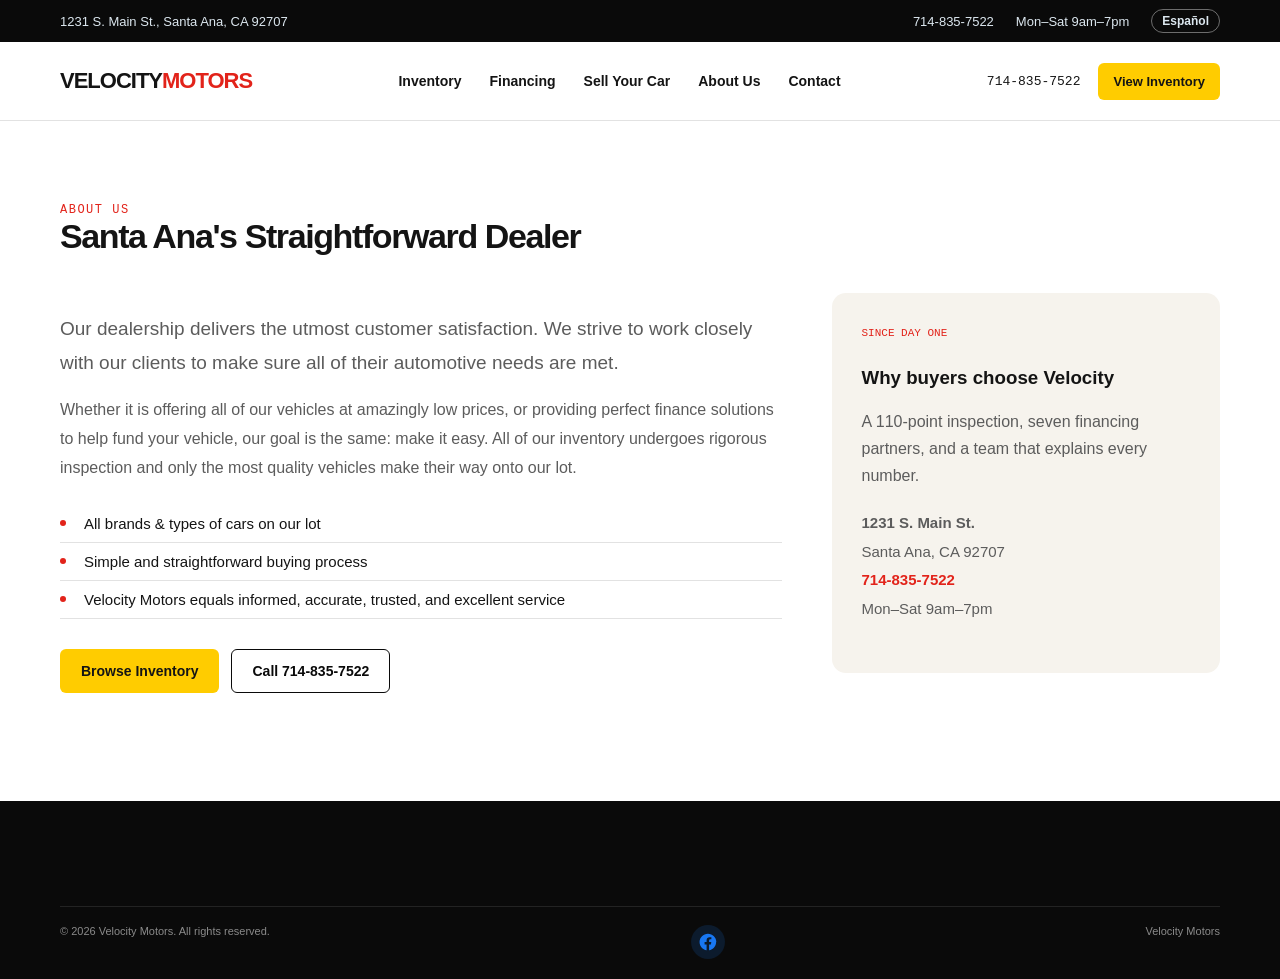
<file: about.html>
<!DOCTYPE html>
<html lang="en">
<head>
<meta charset="UTF-8"><meta name="viewport" content="width=device-width,initial-scale=1">
<title>About Us | Velocity Motors</title><link rel="stylesheet" href="styles.css">
</head>
<body>
<div class="topbar"><div class="container"><span>1231 S. Main St., Santa Ana, CA 92707</span><div class="topbar-links"><a href="tel:714-835-7522">714-835-7522</a><span data-en="Mon–Sat 9am–7pm" data-es="Lun–Sáb 9am–7pm">Mon–Sat 9am–7pm</span><button id="langToggle" class="lang-toggle">Español</button></div></div></div>
<header class="header"><div class="container"><a href="index.html" class="logo">VELOCITY<span>MOTORS</span></a><nav class="nav"><a href="inventory.html" data-en="Inventory" data-es="Inventario">Inventory</a><a href="financing.html" data-en="Financing" data-es="Financiamiento">Financing</a><a href="sell-your-car.html" data-en="Sell Your Car" data-es="Vende tu Auto">Sell Your Car</a><a href="about.html" data-en="About Us" data-es="Sobre Nosotros">About Us</a><a href="index.html#visit" data-en="Contact" data-es="Contacto">Contact</a></nav><div class="header-cta"><span class="phone-cta">714-835-7522</span><a href="inventory.html" class="btn btn-primary btn-sm" data-en="View Inventory" data-es="Ver Inventario">View Inventory</a></div></div></header>

<main class="section"><div class="container">
<div class="section-head"><div>
  <span class="eyebrow" style="color:var(--red)" data-en="About Us" data-es="Sobre Nosotros">About Us</span>
  <h2 data-en="Santa Ana's Straightforward Dealer" data-es="El Distribuidor Honesto de Santa Ana">Santa Ana's Straightforward Dealer</h2>
</div></div>

<div class="about-grid">
  <div>
    <p class="about-lead" data-en="Our dealership delivers the utmost customer satisfaction. We strive to work closely with our clients to make sure all of their automotive needs are met." data-es="Nuestro concesionario ofrece la máxima satisfacción al cliente. Nos esforzamos por trabajar de cerca con nuestros clientes para asegurarnos de que todas sus necesidades automotrices sean atendidas.">Our dealership delivers the utmost customer satisfaction. We strive to work closely with our clients to make sure all of their automotive needs are met.</p>
    <p data-en="Whether it is offering all of our vehicles at amazingly low prices, or providing perfect finance solutions to help fund your vehicle, our goal is the same: make it easy. All of our inventory undergoes rigorous inspection and only the most quality vehicles make their way onto our lot." data-es="Ya sea ofreciendo todos nuestros vehículos a precios increíblemente bajos, o brindando las soluciones de financiamiento perfectas para ayudarte a costear tu vehículo, nuestro objetivo es el mismo: hacerlo fácil. Todo nuestro inventario pasa por una inspección rigurosa y solo los vehículos de mayor calidad llegan a nuestro lote.">Whether it is offering all of our vehicles at amazingly low prices, or providing perfect finance solutions to help fund your vehicle, our goal is the same: make it easy. All of our inventory undergoes rigorous inspection and only the most quality vehicles make their way onto our lot.</p>

    <ul class="about-list">
      <li><span class="dot"></span><span data-en="All brands & types of cars on our lot" data-es="Todas las marcas y tipos de autos en nuestro lote">All brands & types of cars on our lot</span></li>
      <li><span class="dot"></span><span data-en="Simple and straightforward buying process" data-es="Proceso de compra simple y directo">Simple and straightforward buying process</span></li>
      <li><span class="dot"></span><span data-en="Velocity Motors equals informed, accurate, trusted, and excellent service" data-es="Velocity Motors es sinónimo de servicio informado, preciso, confiable y excelente">Velocity Motors equals informed, accurate, trusted, and excellent service</span></li>
    </ul>

    <div class="hero-actions" style="margin-top:10px">
      <a href="inventory.html" class="btn btn-primary" data-en="Browse Inventory" data-es="Ver Inventario">Browse Inventory</a>
      <a href="tel:714-835-7522" class="btn btn-outline" data-en="Call 714-835-7522" data-es="Llamar al 714-835-7522">Call 714-835-7522</a>
    </div>
  </div>

  <div class="about-side">
    <div class="feature-num" style="color:var(--red)" data-en="Since Day One" data-es="Desde el Primer Día">Since Day One</div>
    <h3 data-en="Why buyers choose Velocity" data-es="Por qué los compradores eligen Velocity">Why buyers choose Velocity</h3>
    <p style="color:var(--muted);line-height:1.7;margin:10px 0 20px" data-en="A 110-point inspection, seven financing partners, and a team that explains every number." data-es="Una inspección de 110 puntos, siete socios de financiamiento, y un equipo que explica cada número.">A 110-point inspection, seven financing partners, and a team that explains every number.</p>
    <p style="font-size:15px;line-height:1.9">
      <strong>1231 S. Main St.</strong><br>Santa Ana, CA 92707<br>
      <a href="tel:714-835-7522" style="color:var(--red);font-weight:600">714-835-7522</a><br>
      <span data-en="Mon–Sat 9am–7pm" data-es="Lun–Sáb 9am–7pm">Mon–Sat 9am–7pm</span>
    </p>
  </div>
</div>

</div></main>

<footer class="footer"><div class="container"><div class="footer-bottom"><span data-en="© 2026 Velocity Motors. All rights reserved." data-es="© 2026 Velocity Motors. Todos los derechos reservados.">© 2026 Velocity Motors. All rights reserved.</span><div class="footer-social"><a href="https://www.facebook.com/velocitymotorsoc714/" target="_blank" rel="noopener" aria-label="Facebook"><svg xmlns="http://www.w3.org/2000/svg" viewBox="0 0 24 24" width="18" height="18" fill="currentColor"><path d="M22 12.06C22 6.48 17.52 2 11.94 2S1.88 6.48 1.88 12.06c0 5.02 3.66 9.18 8.44 9.94v-7.03H7.9v-2.91h2.42V9.91c0-2.39 1.42-3.71 3.6-3.71 1.04 0 2.13.19 2.13.19v2.35h-1.2c-1.18 0-1.55.74-1.55 1.5v1.8h2.64l-.42 2.91h-2.22V22c4.78-.76 8.44-4.92 8.44-9.94z"/></svg></a></div><a href="index.html">Velocity Motors</a></div></div></footer>
<script src="script.js"></script>
</body></html>
</file>
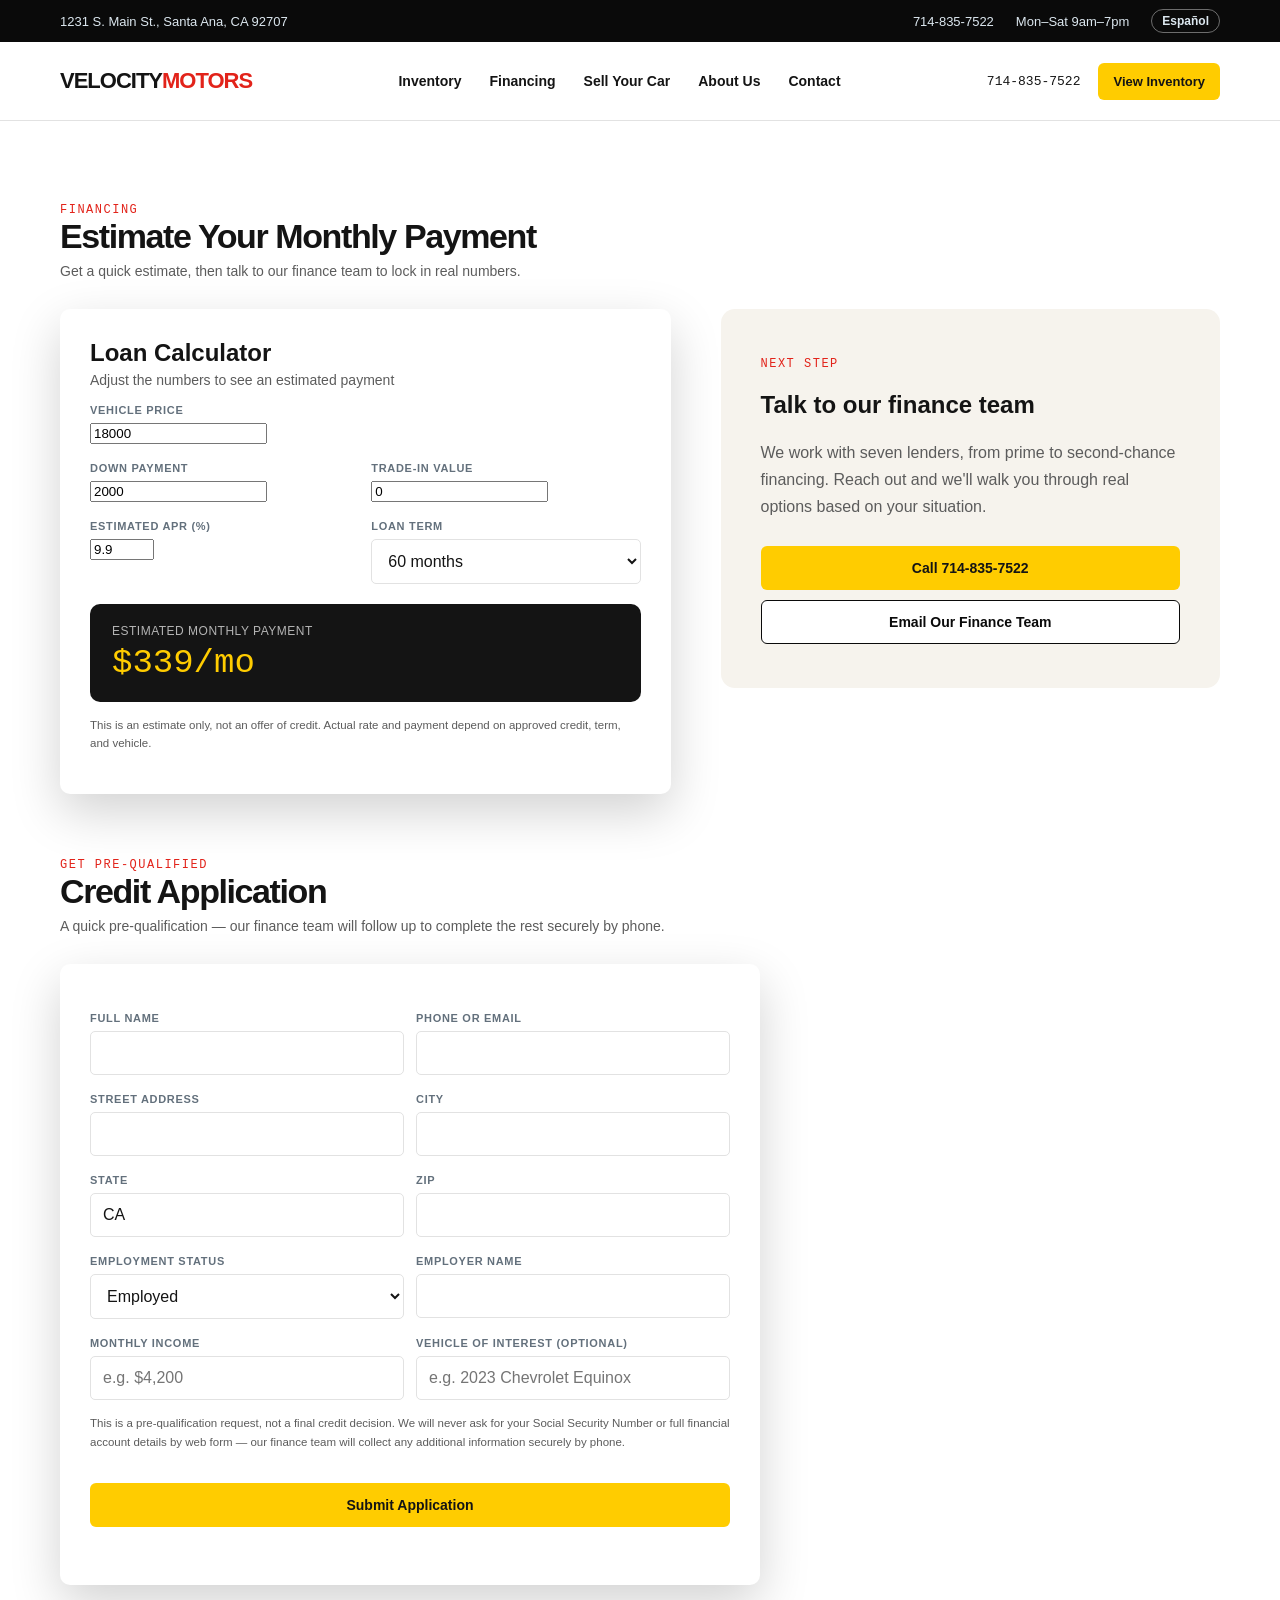
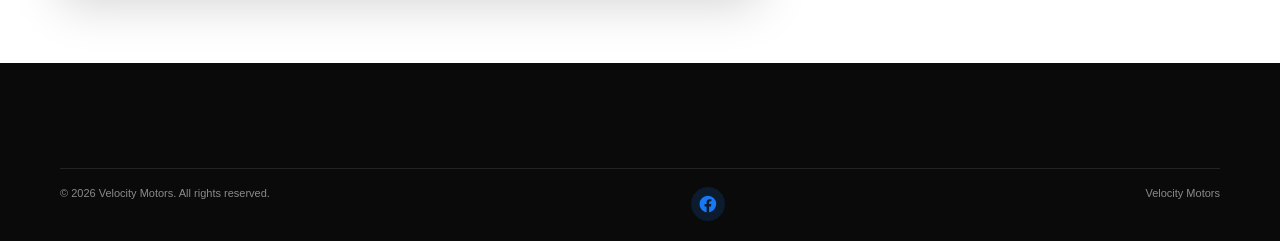
<file: financing.html>
<!DOCTYPE html>
<html lang="en">
<head>
<meta charset="UTF-8"><meta name="viewport" content="width=device-width,initial-scale=1">
<title>Financing | Velocity Motors</title><link rel="stylesheet" href="styles.css">
</head>
<body>
<div class="topbar"><div class="container"><span>1231 S. Main St., Santa Ana, CA 92707</span><div class="topbar-links"><a href="tel:714-835-7522">714-835-7522</a><span data-en="Mon–Sat 9am–7pm" data-es="Lun–Sáb 9am–7pm">Mon–Sat 9am–7pm</span><button id="langToggle" class="lang-toggle">Español</button></div></div></div>
<header class="header"><div class="container"><a href="index.html" class="logo">VELOCITY<span>MOTORS</span></a><nav class="nav"><a href="inventory.html" data-en="Inventory" data-es="Inventario">Inventory</a><a href="financing.html" data-en="Financing" data-es="Financiamiento">Financing</a><a href="sell-your-car.html" data-en="Sell Your Car" data-es="Vende tu Auto">Sell Your Car</a><a href="about.html" data-en="About Us" data-es="Sobre Nosotros">About Us</a><a href="index.html#visit" data-en="Contact" data-es="Contacto">Contact</a></nav><div class="header-cta"><span class="phone-cta">714-835-7522</span><a href="inventory.html" class="btn btn-primary btn-sm" data-en="View Inventory" data-es="Ver Inventario">View Inventory</a></div></div></header>

<main class="section"><div class="container">
<div class="section-head"><div>
  <span class="eyebrow" style="color:var(--red)" data-en="Financing" data-es="Financiamiento">Financing</span>
  <h2 data-en="Estimate Your Monthly Payment" data-es="Calcula Tu Pago Mensual">Estimate Your Monthly Payment</h2>
  <p class="sub" data-en="Get a quick estimate, then talk to our finance team to lock in real numbers." data-es="Obtén un estimado rápido, luego habla con nuestro equipo de financiamiento para confirmar las cifras reales.">Get a quick estimate, then talk to our finance team to lock in real numbers.</p>
</div></div>

<div class="finance-grid">
  <div class="search-card finance-calc">
    <h3 data-en="Loan Calculator" data-es="Calculadora de Préstamo">Loan Calculator</h3>
    <p class="sub" data-en="Adjust the numbers to see an estimated payment" data-es="Ajusta los números para ver un pago estimado">Adjust the numbers to see an estimated payment</p>

    <div class="field" style="margin-top:16px">
      <label data-en="Vehicle Price" data-es="Precio del Vehículo">Vehicle Price</label>
      <input type="number" id="calcPrice" value="18000" min="0" step="100">
    </div>
    <div class="search-row">
      <div class="field">
        <label data-en="Down Payment" data-es="Pago Inicial">Down Payment</label>
        <input type="number" id="calcDown" value="2000" min="0" step="100">
      </div>
      <div class="field">
        <label data-en="Trade-In Value" data-es="Valor de tu Auto Actual">Trade-In Value</label>
        <input type="number" id="calcTrade" value="0" min="0" step="100">
      </div>
    </div>
    <div class="search-row">
      <div class="field">
        <label data-en="Estimated APR (%)" data-es="TAE Estimada (%)">Estimated APR (%)</label>
        <input type="number" id="calcApr" value="9.9" min="0" max="30" step="0.1">
      </div>
      <div class="field">
        <label data-en="Loan Term" data-es="Plazo del Préstamo">Loan Term</label>
        <select id="calcTerm">
          <option value="36">36 <span data-en="months" data-es="meses">months</span></option>
          <option value="48">48 <span data-en="months" data-es="meses">months</span></option>
          <option value="60" selected>60 <span data-en="months" data-es="meses">months</span></option>
          <option value="72">72 <span data-en="months" data-es="meses">months</span></option>
        </select>
      </div>
    </div>

    <div class="finance-result">
      <span class="finance-result-label" data-en="Estimated Monthly Payment" data-es="Pago Mensual Estimado">Estimated Monthly Payment</span>
      <span class="finance-result-num" id="calcResult">$339/mo</span>
    </div>
    <p class="finance-disclaimer" data-en="This is an estimate only, not an offer of credit. Actual rate and payment depend on approved credit, term, and vehicle." data-es="Esto es solo un estimado, no una oferta de crédito. La tasa y el pago reales dependen del crédito aprobado, el plazo y el vehículo.">This is an estimate only, not an offer of credit. Actual rate and payment depend on approved credit, term, and vehicle.</p>
  </div>

  <div class="finance-cta">
    <span class="eyebrow" style="color:var(--red)" data-en="Next Step" data-es="Siguiente Paso">Next Step</span>
    <h2 data-en="Talk to our finance team" data-es="Habla con nuestro equipo de financiamiento">Talk to our finance team</h2>
    <p style="color:var(--muted);line-height:1.7;margin:14px 0 26px" data-en="We work with seven lenders, from prime to second-chance financing. Reach out and we'll walk you through real options based on your situation." data-es="Trabajamos con siete prestamistas, desde crédito preferencial hasta segunda oportunidad. Contáctanos y te guiaremos con opciones reales según tu situación.">We work with seven lenders, from prime to second-chance financing. Reach out and we'll walk you through real options based on your situation.</p>
    <a href="tel:714-835-7522" class="btn btn-primary btn-block" data-en="Call 714-835-7522" data-es="Llamar al 714-835-7522">Call 714-835-7522</a>
    <a href="mailto:velocitymotors714@gmail.com?subject=Financing%20Inquiry" class="btn btn-outline btn-block" style="margin-top:10px" data-en="Email Our Finance Team" data-es="Enviar Correo al Equipo">Email Our Finance Team</a>
  </div>
</div>

<div class="section-head" id="credit-app" style="margin-top:60px">
  <div>
    <span class="eyebrow" style="color:var(--red)" data-en="Get Pre-Qualified" data-es="Precalifícate">Get Pre-Qualified</span>
    <h2 data-en="Credit Application" data-es="Solicitud de Crédito">Credit Application</h2>
    <p class="sub" data-en="A quick pre-qualification — our finance team will follow up to complete the rest securely by phone." data-es="Una precalificación rápida — nuestro equipo de financiamiento te contactará para completar el resto de forma segura por teléfono.">A quick pre-qualification — our finance team will follow up to complete the rest securely by phone.</p>
  </div>
</div>

<form class="search-card credit-app-form" id="creditAppForm" data-lead-form>
  <input type="hidden" name="_subject" value="Credit Application - Velocity Motors">
  <div class="search-row">
    <div class="field">
      <label data-en="Full Name" data-es="Nombre Completo">Full Name</label>
      <input type="text" name="name" required>
    </div>
    <div class="field">
      <label data-en="Phone or Email" data-es="Teléfono o Correo">Phone or Email</label>
      <input type="text" name="contact" required>
    </div>
  </div>
  <div class="search-row">
    <div class="field">
      <label data-en="Street Address" data-es="Dirección">Street Address</label>
      <input type="text" name="address" required>
    </div>
    <div class="field">
      <label data-en="City" data-es="Ciudad">City</label>
      <input type="text" name="city" required>
    </div>
  </div>
  <div class="search-row">
    <div class="field">
      <label data-en="State" data-es="Estado">State</label>
      <input type="text" name="state" maxlength="2" value="CA" required>
    </div>
    <div class="field">
      <label data-en="ZIP" data-es="Código Postal">ZIP</label>
      <input type="text" name="zip" required>
    </div>
  </div>
  <div class="search-row">
    <div class="field">
      <label data-en="Employment Status" data-es="Estado Laboral">Employment Status</label>
      <select name="employment_status">
        <option data-en="Employed" data-es="Empleado">Employed</option>
        <option data-en="Self-Employed" data-es="Trabajador Independiente">Self-Employed</option>
        <option data-en="Retired" data-es="Jubilado">Retired</option>
        <option data-en="Other" data-es="Otro">Other</option>
      </select>
    </div>
    <div class="field">
      <label data-en="Employer Name" data-es="Nombre del Empleador">Employer Name</label>
      <input type="text" name="employer">
    </div>
  </div>
  <div class="search-row">
    <div class="field">
      <label data-en="Monthly Income" data-es="Ingreso Mensual">Monthly Income</label>
      <input type="text" name="monthly_income" placeholder="e.g. $4,200">
    </div>
    <div class="field">
      <label data-en="Vehicle of Interest (optional)" data-es="Vehículo de Interés (opcional)">Vehicle of Interest (optional)</label>
      <input type="text" name="vehicle_of_interest" placeholder="e.g. 2023 Chevrolet Equinox">
    </div>
  </div>
  <p class="finance-disclaimer" data-en="This is a pre-qualification request, not a final credit decision. We will never ask for your Social Security Number or full financial account details by web form — our finance team will collect any additional information securely by phone." data-es="Esta es una solicitud de precalificación, no una decisión final de crédito. Nunca te pediremos tu número de Seguro Social ni detalles completos de cuentas financieras por este formulario — nuestro equipo de financiamiento recopilará cualquier información adicional de forma segura por teléfono.">This is a pre-qualification request, not a final credit decision. We will never ask for your Social Security Number or full financial account details by web form — our finance team will collect any additional information securely by phone.</p>
  <button type="submit" class="btn btn-primary btn-block" data-en="Submit Application" data-es="Enviar Solicitud">Submit Application</button>
  <p class="form-status"></p>
</form>

</div></main>

<footer class="footer"><div class="container"><div class="footer-bottom"><span data-en="© 2026 Velocity Motors. All rights reserved." data-es="© 2026 Velocity Motors. Todos los derechos reservados.">© 2026 Velocity Motors. All rights reserved.</span><div class="footer-social"><a href="https://www.facebook.com/velocitymotorsoc714/" target="_blank" rel="noopener" aria-label="Facebook"><svg xmlns="http://www.w3.org/2000/svg" viewBox="0 0 24 24" width="18" height="18" fill="currentColor"><path d="M22 12.06C22 6.48 17.52 2 11.94 2S1.88 6.48 1.88 12.06c0 5.02 3.66 9.18 8.44 9.94v-7.03H7.9v-2.91h2.42V9.91c0-2.39 1.42-3.71 3.6-3.71 1.04 0 2.13.19 2.13.19v2.35h-1.2c-1.18 0-1.55.74-1.55 1.5v1.8h2.64l-.42 2.91h-2.22V22c4.78-.76 8.44-4.92 8.44-9.94z"/></svg></a></div><a href="index.html">Velocity Motors</a></div></div></footer>
<script src="script.js"></script>
</body></html>
</file>
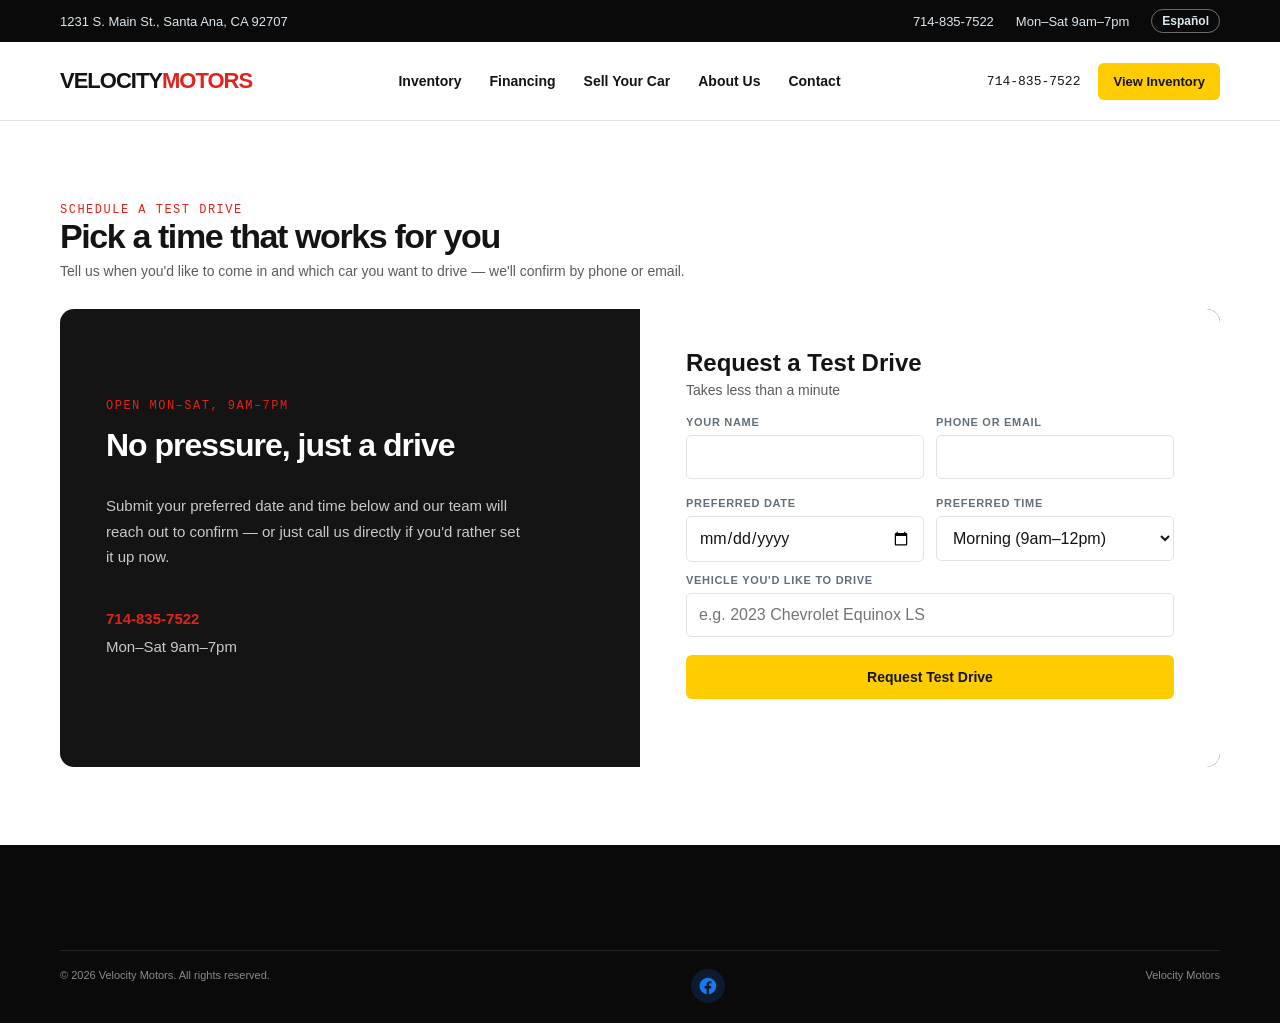
<file: schedule-test-drive.html>
<!DOCTYPE html>
<html lang="en">
<head>
<meta charset="UTF-8"><meta name="viewport" content="width=device-width,initial-scale=1">
<title>Schedule a Test Drive | Velocity Motors</title><link rel="stylesheet" href="styles.css">
</head>
<body>
<div class="topbar"><div class="container"><span>1231 S. Main St., Santa Ana, CA 92707</span><div class="topbar-links"><a href="tel:714-835-7522">714-835-7522</a><span data-en="Mon–Sat 9am–7pm" data-es="Lun–Sáb 9am–7pm">Mon–Sat 9am–7pm</span><button id="langToggle" class="lang-toggle">Español</button></div></div></div>
<header class="header"><div class="container"><a href="index.html" class="logo">VELOCITY<span>MOTORS</span></a><nav class="nav"><a href="inventory.html" data-en="Inventory" data-es="Inventario">Inventory</a><a href="financing.html" data-en="Financing" data-es="Financiamiento">Financing</a><a href="sell-your-car.html" data-en="Sell Your Car" data-es="Vende tu Auto">Sell Your Car</a><a href="about.html" data-en="About Us" data-es="Sobre Nosotros">About Us</a><a href="index.html#visit" data-en="Contact" data-es="Contacto">Contact</a></nav><div class="header-cta"><span class="phone-cta">714-835-7522</span><a href="inventory.html" class="btn btn-primary btn-sm" data-en="View Inventory" data-es="Ver Inventario">View Inventory</a></div></div></header>

<main class="section"><div class="container">
<div class="section-head"><div>
  <span class="eyebrow" style="color:var(--red)" data-en="Schedule a Test Drive" data-es="Agendar Prueba de Manejo">Schedule a Test Drive</span>
  <h2 data-en="Pick a time that works for you" data-es="Elige un horario que te funcione">Pick a time that works for you</h2>
  <p class="sub" data-en="Tell us when you'd like to come in and which car you want to drive — we'll confirm by phone or email." data-es="Dinos cuándo te gustaría venir y qué auto quieres manejar — te confirmaremos por teléfono o correo.">Tell us when you'd like to come in and which car you want to drive — we'll confirm by phone or email.</p>
</div></div>

<div class="request-band" style="margin-top:10px">
  <div class="request-inner">
    <div class="request-copy">
      <span class="eyebrow" style="color:var(--red)" data-en="Open Mon–Sat, 9am–7pm" data-es="Abierto Lun–Sáb, 9am–7pm">Open Mon–Sat, 9am–7pm</span>
      <h2 data-en="No pressure, just a drive" data-es="Sin presión, solo una vuelta">No pressure, just a drive</h2>
      <p data-en="Submit your preferred date and time below and our team will reach out to confirm — or just call us directly if you'd rather set it up now." data-es="Envía tu fecha y hora preferida abajo y nuestro equipo te contactará para confirmar — o llámanos directamente si prefieres agendarlo ahora.">Submit your preferred date and time below and our team will reach out to confirm — or just call us directly if you'd rather set it up now.</p>
      <p style="font-size:15px;line-height:1.9;margin-top:20px">
        <a href="tel:714-835-7522" style="color:var(--red);font-weight:600">714-835-7522</a><br>
        <span data-en="Mon–Sat 9am–7pm" data-es="Lun–Sáb 9am–7pm">Mon–Sat 9am–7pm</span>
      </p>
    </div>
    <form class="search-card request-form" id="testDriveForm" data-lead-form>
      <input type="hidden" name="_subject" value="Test Drive Request - Velocity Motors">
      <h3 data-en="Request a Test Drive" data-es="Solicitar Prueba de Manejo">Request a Test Drive</h3>
      <p class="sub" data-en="Takes less than a minute" data-es="Toma menos de un minuto">Takes less than a minute</p>
      <div class="search-row">
        <div class="field">
          <label data-en="Your Name" data-es="Tu Nombre">Your Name</label>
          <input type="text" name="name" required>
        </div>
        <div class="field">
          <label data-en="Phone or Email" data-es="Teléfono o Correo">Phone or Email</label>
          <input type="text" name="contact" required>
        </div>
      </div>
      <div class="search-row">
        <div class="field">
          <label data-en="Preferred Date" data-es="Fecha Preferida">Preferred Date</label>
          <input type="date" name="preferred_date" required>
        </div>
        <div class="field">
          <label data-en="Preferred Time" data-es="Hora Preferida">Preferred Time</label>
          <select name="preferred_time">
            <option data-en="Morning (9am–12pm)" data-es="Mañana (9am–12pm)">Morning (9am–12pm)</option>
            <option data-en="Afternoon (12pm–4pm)" data-es="Tarde (12pm–4pm)">Afternoon (12pm–4pm)</option>
            <option data-en="Evening (4pm–7pm)" data-es="Noche (4pm–7pm)">Evening (4pm–7pm)</option>
          </select>
        </div>
      </div>
      <div class="field" style="margin-top:12px">
        <label data-en="Vehicle You'd Like to Drive" data-es="Vehículo que te Gustaría Manejar">Vehicle You'd Like to Drive</label>
        <input type="text" name="vehicle" placeholder="e.g. 2023 Chevrolet Equinox LS">
      </div>
      <button type="submit" class="btn btn-primary btn-block" data-en="Request Test Drive" data-es="Solicitar Prueba de Manejo">Request Test Drive</button>
      <p class="form-status"></p>
    </form>
  </div>
</div>

</div></main>

<footer class="footer"><div class="container"><div class="footer-bottom"><span data-en="© 2026 Velocity Motors. All rights reserved." data-es="© 2026 Velocity Motors. Todos los derechos reservados.">© 2026 Velocity Motors. All rights reserved.</span><div class="footer-social"><a href="https://www.facebook.com/velocitymotorsoc714/" target="_blank" rel="noopener" aria-label="Facebook"><svg xmlns="http://www.w3.org/2000/svg" viewBox="0 0 24 24" width="18" height="18" fill="currentColor"><path d="M22 12.06C22 6.48 17.52 2 11.94 2S1.88 6.48 1.88 12.06c0 5.02 3.66 9.18 8.44 9.94v-7.03H7.9v-2.91h2.42V9.91c0-2.39 1.42-3.71 3.6-3.71 1.04 0 2.13.19 2.13.19v2.35h-1.2c-1.18 0-1.55.74-1.55 1.5v1.8h2.64l-.42 2.91h-2.22V22c4.78-.76 8.44-4.92 8.44-9.94z"/></svg></a></div><a href="index.html">Velocity Motors</a></div></div></footer>
<script src="script.js"></script>
</body></html>
</file>
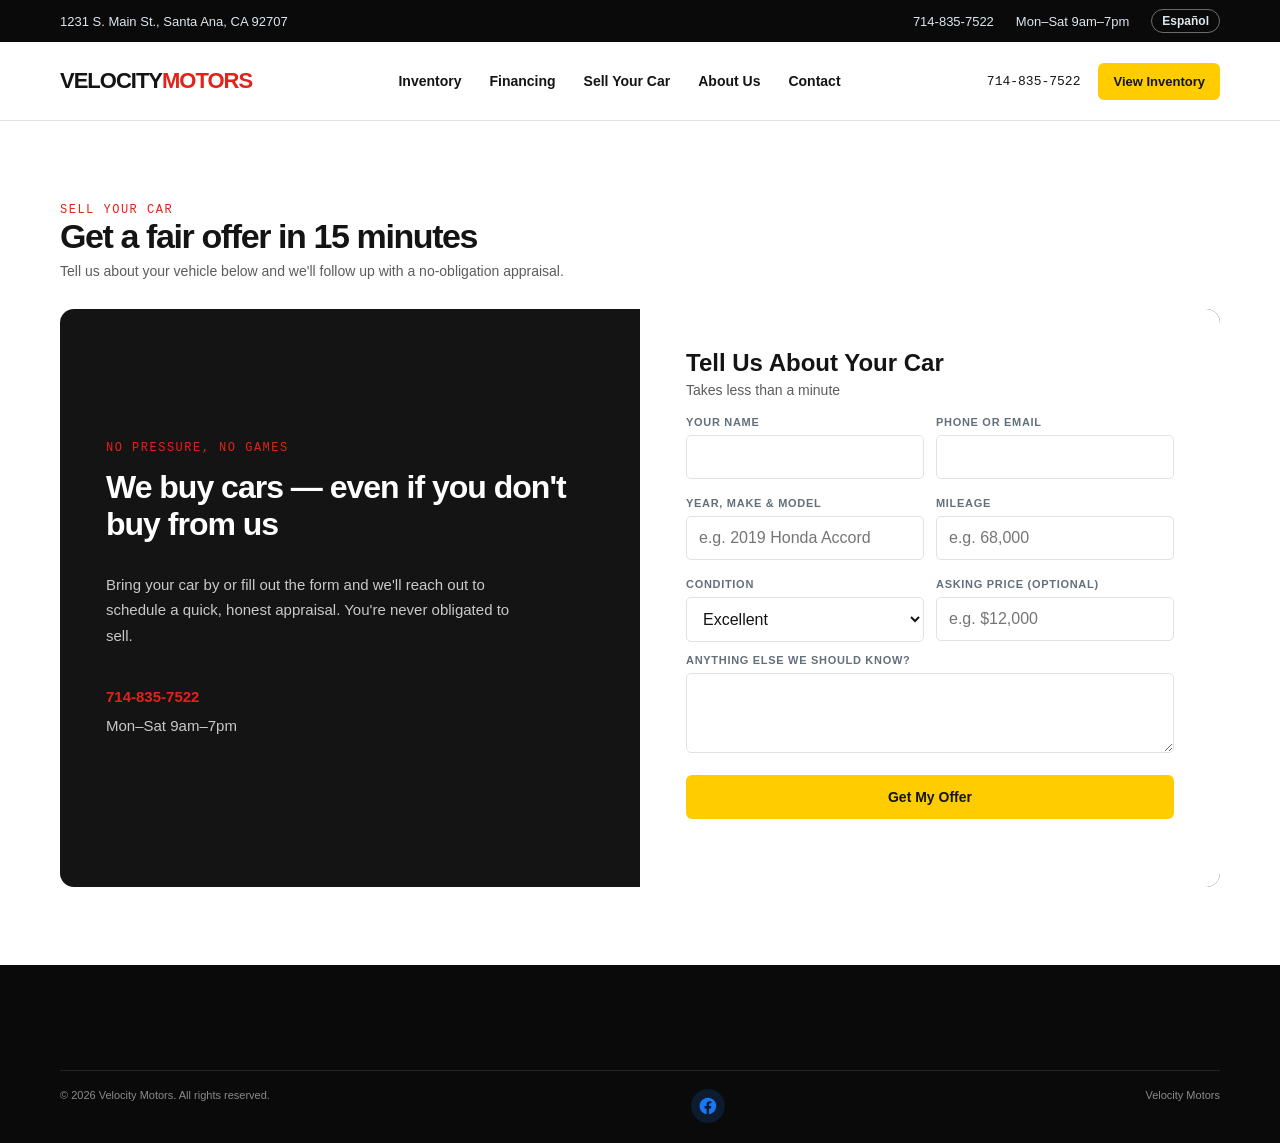
<file: sell-your-car.html>
<!DOCTYPE html>
<html lang="en">
<head>
<meta charset="UTF-8"><meta name="viewport" content="width=device-width,initial-scale=1">
<title>Sell Your Car | Velocity Motors</title><link rel="stylesheet" href="styles.css">
</head>
<body>
<div class="topbar"><div class="container"><span>1231 S. Main St., Santa Ana, CA 92707</span><div class="topbar-links"><a href="tel:714-835-7522">714-835-7522</a><span data-en="Mon–Sat 9am–7pm" data-es="Lun–Sáb 9am–7pm">Mon–Sat 9am–7pm</span><button id="langToggle" class="lang-toggle">Español</button></div></div></div>
<header class="header"><div class="container"><a href="index.html" class="logo">VELOCITY<span>MOTORS</span></a><nav class="nav"><a href="inventory.html" data-en="Inventory" data-es="Inventario">Inventory</a><a href="financing.html" data-en="Financing" data-es="Financiamiento">Financing</a><a href="sell-your-car.html" data-en="Sell Your Car" data-es="Vende tu Auto">Sell Your Car</a><a href="about.html" data-en="About Us" data-es="Sobre Nosotros">About Us</a><a href="index.html#visit" data-en="Contact" data-es="Contacto">Contact</a></nav><div class="header-cta"><span class="phone-cta">714-835-7522</span><a href="inventory.html" class="btn btn-primary btn-sm" data-en="View Inventory" data-es="Ver Inventario">View Inventory</a></div></div></header>

<main class="section"><div class="container">
<div class="section-head"><div>
  <span class="eyebrow" style="color:var(--red)" data-en="Sell Your Car" data-es="Vende tu Auto">Sell Your Car</span>
  <h2 data-en="Get a fair offer in 15 minutes" data-es="Recibe una oferta justa en 15 minutos">Get a fair offer in 15 minutes</h2>
  <p class="sub" data-en="Tell us about your vehicle below and we'll follow up with a no-obligation appraisal." data-es="Cuéntanos sobre tu vehículo y te contactaremos con una tasación sin compromiso.">Tell us about your vehicle below and we'll follow up with a no-obligation appraisal.</p>
</div></div>

<div class="request-band" style="margin-top:10px">
  <div class="request-inner">
    <div class="request-copy">
      <span class="eyebrow" style="color:var(--red)" data-en="No Pressure, No Games" data-es="Sin Presión, Sin Trucos">No Pressure, No Games</span>
      <h2 data-en="We buy cars — even if you don't buy from us" data-es="Compramos autos — incluso si no compras el tuyo con nosotros">We buy cars — even if you don't buy from us</h2>
      <p data-en="Bring your car by or fill out the form and we'll reach out to schedule a quick, honest appraisal. You're never obligated to sell." data-es="Trae tu auto o llena el formulario y te contactaremos para agendar una tasación rápida y honesta. Nunca estás obligado a vender.">Bring your car by or fill out the form and we'll reach out to schedule a quick, honest appraisal. You're never obligated to sell.</p>
      <p style="font-size:15px;line-height:1.9;margin-top:20px">
        <a href="tel:714-835-7522" style="color:var(--red);font-weight:600">714-835-7522</a><br>
        <span data-en="Mon–Sat 9am–7pm" data-es="Lun–Sáb 9am–7pm">Mon–Sat 9am–7pm</span>
      </p>
    </div>
    <form class="search-card request-form" id="sellCarForm" data-lead-form>
      <input type="hidden" name="_subject" value="Sell My Car Submission - Velocity Motors">
      <h3 data-en="Tell Us About Your Car" data-es="Cuéntanos Sobre tu Auto">Tell Us About Your Car</h3>
      <p class="sub" data-en="Takes less than a minute" data-es="Toma menos de un minuto">Takes less than a minute</p>
      <div class="search-row">
        <div class="field">
          <label data-en="Your Name" data-es="Tu Nombre">Your Name</label>
          <input type="text" name="name" required>
        </div>
        <div class="field">
          <label data-en="Phone or Email" data-es="Teléfono o Correo">Phone or Email</label>
          <input type="text" name="contact" required>
        </div>
      </div>
      <div class="search-row">
        <div class="field">
          <label data-en="Year, Make & Model" data-es="Año, Marca y Modelo">Year, Make & Model</label>
          <input type="text" name="vehicle" placeholder="e.g. 2019 Honda Accord" required>
        </div>
        <div class="field">
          <label data-en="Mileage" data-es="Millaje">Mileage</label>
          <input type="text" name="mileage" placeholder="e.g. 68,000" required>
        </div>
      </div>
      <div class="search-row">
        <div class="field">
          <label data-en="Condition" data-es="Condición">Condition</label>
          <select name="condition">
            <option data-en="Excellent" data-es="Excelente">Excellent</option>
            <option data-en="Good" data-es="Buena">Good</option>
            <option data-en="Fair" data-es="Regular">Fair</option>
            <option data-en="Needs Work" data-es="Necesita Reparaciones">Needs Work</option>
          </select>
        </div>
        <div class="field">
          <label data-en="Asking Price (optional)" data-es="Precio Deseado (opcional)">Asking Price (optional)</label>
          <input type="text" name="asking_price" placeholder="e.g. $12,000">
        </div>
      </div>
      <div class="field" style="margin-top:12px">
        <label data-en="Anything Else We Should Know?" data-es="¿Algo Más que Debamos Saber?">Anything Else We Should Know?</label>
        <textarea name="notes" rows="3" placeholder=""></textarea>
      </div>
      <button type="submit" class="btn btn-primary btn-block" data-en="Get My Offer" data-es="Recibir mi Oferta">Get My Offer</button>
      <p class="form-status"></p>
    </form>
  </div>
</div>

</div></main>

<footer class="footer"><div class="container"><div class="footer-bottom"><span data-en="© 2026 Velocity Motors. All rights reserved." data-es="© 2026 Velocity Motors. Todos los derechos reservados.">© 2026 Velocity Motors. All rights reserved.</span><div class="footer-social"><a href="https://www.facebook.com/velocitymotorsoc714/" target="_blank" rel="noopener" aria-label="Facebook"><svg xmlns="http://www.w3.org/2000/svg" viewBox="0 0 24 24" width="18" height="18" fill="currentColor"><path d="M22 12.06C22 6.48 17.52 2 11.94 2S1.88 6.48 1.88 12.06c0 5.02 3.66 9.18 8.44 9.94v-7.03H7.9v-2.91h2.42V9.91c0-2.39 1.42-3.71 3.6-3.71 1.04 0 2.13.19 2.13.19v2.35h-1.2c-1.18 0-1.55.74-1.55 1.5v1.8h2.64l-.42 2.91h-2.22V22c4.78-.76 8.44-4.92 8.44-9.94z"/></svg></a></div><a href="index.html">Velocity Motors</a></div></div></footer>
<script src="script.js"></script>
</body></html>
</file>
<file: styles.css>
:root{
  --navy:#0a0a0a;
  --navy-2:#222;
  --orange:#ffcc00;
  --orange-2:#e0b400;
  --red:#e2231a;
  --red-2:#b81b13;
  --cream:#f6f3ed;
  --white:#fff;
  --ink:#141414;
  --muted:#5c5c5c;
  --line:#e2e2e2;
  --shadow:0 18px 50px rgba(0,0,0,.18);
}
*{box-sizing:border-box}
html{scroll-behavior:smooth}
body{margin:0;font-family:Inter,Arial,sans-serif;color:var(--ink);background:#fff}
a{text-decoration:none;color:inherit}
img{max-width:100%;display:block}
.container{width:min(1160px,calc(100% - 40px));margin:auto}
.topbar{background:var(--navy);color:#dce7ef;font-size:13px;padding:9px 0}
.topbar .container,.header .container{display:flex;align-items:center;justify-content:space-between;gap:20px}
.topbar-links{display:flex;align-items:center;gap:22px}
.topbar-links a:hover{color:var(--orange)}
.header{background:#fff;border-bottom:1px solid var(--line);position:sticky;top:0;z-index:20}
.header .container{height:78px}
.logo,.footer-logo{font-family:"Space Grotesk",Arial,sans-serif;font-weight:700;font-size:22px;letter-spacing:-1px}
.logo span,.footer-logo span{color:var(--red)}
.nav{display:flex;gap:28px;font-size:14px;font-weight:600}
.nav a:hover{color:var(--red)}
.header-cta{display:flex;align-items:center;gap:18px}
.lang-toggle{background:transparent;border:1px solid rgba(255,255,255,.4);color:#dce7ef;font-size:12px;font-weight:600;padding:4px 10px;border-radius:20px;cursor:pointer;transition:.2s ease}
.lang-toggle:hover{background:var(--orange);border-color:var(--orange);color:var(--ink)}
.phone-cta{font-family:"IBM Plex Mono",monospace;font-size:13px}
.btn{display:inline-flex;align-items:center;justify-content:center;border:1px solid transparent;padding:13px 20px;border-radius:6px;font-weight:700;font-size:14px;transition:.2s ease;cursor:pointer}
.btn:hover{transform:translateY(-1px)}
.btn-primary{background:var(--orange);color:var(--ink)}.btn-primary:hover{background:var(--orange-2)}
.btn-secondary{background:var(--navy);color:#fff}.btn-secondary:hover{background:var(--navy-2)}
.btn-outline{border-color:var(--navy);color:var(--navy);background:#fff}
.btn-outline:hover{background:var(--navy);color:#fff}
.btn-outline-light{border-color:rgba(255,255,255,.45);color:#fff;background:transparent}
.btn-outline-light:hover{background:#fff;color:var(--navy)}
.btn-sm{padding:10px 14px;font-size:13px}.btn-block{width:100%}
.hero{background:linear-gradient(110deg,#000 0%,#161616 64%,#252525 100%);color:#fff;position:relative;overflow:hidden}
.hero-carousel{position:absolute;inset:0;z-index:0}
.hero-carousel-slide{position:absolute;inset:0;width:100%;height:100%;object-fit:cover;opacity:0;transition:opacity 1.6s ease}
.hero-carousel-slide.active{opacity:1}
.hero-inner{position:relative;z-index:1;min-height:560px;padding:75px 0;display:flex;align-items:center}
.hero-text-panel{max-width:640px}
.hero-text-panel h1,.hero-text-panel .eyebrow,.hero-text-panel p,.hero-text-panel .hero-stat-num,.hero-text-panel .hero-stat-label{text-shadow:0 2px 14px rgba(0,0,0,.85)}
.hero:after{content:"";position:absolute;width:520px;height:520px;border:1px solid rgba(255,255,255,.08);border-radius:50%;right:-170px;top:-170px}
.eyebrow{font-family:"IBM Plex Mono",monospace;color:var(--red);font-size:12px;text-transform:uppercase;letter-spacing:1.5px}
h1,h2,h3,h4{font-family:"Space Grotesk",Arial,sans-serif}
h1{font-size:clamp(42px,5vw,68px);line-height:.98;letter-spacing:-3px;margin:18px 0 22px}
.hero p{color:#cfcfcf;max-width:650px;line-height:1.7;font-size:17px}
.hero-actions{display:flex;gap:12px;flex-wrap:wrap;margin:30px 0}
.hero-stats{display:flex;gap:42px;margin-top:45px}
.hero-stat-num{font-family:"IBM Plex Mono",monospace;font-size:25px;font-weight:500}
.hero-stat-label{font-size:11px;text-transform:uppercase;letter-spacing:1px;color:#a3a3a3;margin-top:5px}
.search-card{background:#fff;color:var(--ink);padding:30px;border-radius:10px;box-shadow:var(--shadow);position:relative;z-index:2}
.search-card h3{font-size:24px;margin:0 0 5px}.sub{color:var(--muted);font-size:14px;margin:0}
.search-row{display:grid;grid-template-columns:1fr 1fr;gap:12px;margin-top:18px}
.field label{display:block;font-size:11px;font-weight:700;text-transform:uppercase;letter-spacing:.7px;margin-bottom:7px;color:#63707c}
select{width:100%;padding:12px;border:1px solid var(--line);border-radius:5px;background:#fff;font:inherit;color:var(--ink)}
.search-card .btn{margin-top:20px}
.trust-strip{background:var(--orange);color:var(--ink)}
.trust-strip .container{display:grid;grid-template-columns:repeat(4,1fr)}
.trust-item{padding:17px 12px;font-size:12px;font-weight:700;text-align:center;border-right:1px solid rgba(0,0,0,.15)}
.trust-item:last-child{border:0}.dot{display:inline-block;width:6px;height:6px;border-radius:50%;background:var(--red);margin-right:8px;vertical-align:2px}
.section{padding:78px 0}
.section-head{display:flex;justify-content:space-between;align-items:end;margin-bottom:30px}
.section-head h2{font-size:34px;letter-spacing:-1.4px;margin:0 0 7px}
.recently-added-head{align-items:start;gap:40px}
.recently-added-head>div:first-child{flex:1;min-width:260px}
.recently-added-head .search-card{width:420px;flex-shrink:0}
.grid-cards{display:grid;grid-template-columns:repeat(3,1fr);gap:22px}
.car-card{border:1px solid var(--line);border-radius:9px;overflow:hidden;background:#fff;transition:.2s}
.car-card:hover{box-shadow:var(--shadow);transform:translateY(-3px)}
.car-card-img{height:220px;background:#e9edf0;position:relative;overflow:hidden}
.car-card-img img{width:100%;height:100%;object-fit:cover}
.card-photo-link{position:absolute;inset:0;display:block}
.card-photo-slide{position:absolute;inset:0;width:100%;height:100%;object-fit:cover;opacity:0;transition:opacity .3s ease}
.card-photo-slide.active{opacity:1}
.card-photo-nav{position:absolute;top:50%;transform:translateY(-50%);width:28px;height:28px;border-radius:50%;border:none;background:rgba(10,10,10,.55);color:#fff;font-size:16px;cursor:pointer;display:flex;align-items:center;justify-content:center;line-height:1;z-index:3}
.card-photo-nav:hover{background:var(--red)}
.card-photo-nav.prev{left:8px}
.card-photo-nav.next{right:8px}
.card-photo-counter{position:absolute;bottom:8px;right:10px;background:rgba(10,10,10,.6);color:#fff;font-size:10px;padding:2px 7px;border-radius:20px;font-family:"IBM Plex Mono",monospace;z-index:3}
.car-badge{position:absolute;top:13px;left:13px;background:var(--navy);color:#fff;padding:7px 9px;border-radius:4px;font-size:10px;font-weight:700;text-transform:uppercase;z-index:2}
.car-badge.new{background:var(--red)}
.car-badge.sold{background:var(--ink)}
.car-card.sold .car-card-img img{filter:grayscale(35%);opacity:.85}
.car-card.sold .car-card-body{padding-bottom:24px}
.coming-soon-img{background:var(--navy)}
.coming-soon-badge{background:var(--orange);color:var(--ink)}
.coming-soon-photo{width:100%;height:100%;object-fit:cover;object-position:center 30%}
.coming-soon-img::after{content:"";position:absolute;inset:0;background:linear-gradient(180deg,rgba(0,0,0,.1) 0%,rgba(0,0,0,.6) 100%);pointer-events:none}
.coming-soon-placeholder{position:absolute;inset:0;align-items:center;justify-content:center;color:rgba(255,255,255,.55)}
.coming-soon-caption{position:absolute;bottom:10px;left:13px;color:#fff;font-size:11px;font-weight:600;text-transform:uppercase;letter-spacing:.5px;z-index:2;text-shadow:0 1px 3px rgba(0,0,0,.6)}
.car-card.coming-soon .car-card-body h3{color:var(--ink)}
.car-card-body{padding:20px}.car-card h3{font-size:19px;margin:0 0 9px}
.car-meta{display:flex;gap:8px;color:var(--muted);font-size:12px}
.odometer{font-family:"IBM Plex Mono",monospace}
.car-price-row{display:flex;align-items:end;justify-content:space-between;margin-top:22px}
.car-price{font-size:22px;font-weight:700}.car-price .label{display:block;font-size:10px;color:var(--muted);text-transform:uppercase;letter-spacing:.6px;margin-bottom:3px}
.features{background:var(--navy);color:#fff}
.grid-3{display:grid;grid-template-columns:repeat(3,1fr);gap:18px}
.feature-card{border:1px solid rgba(255,255,255,.12);padding:30px;border-radius:8px;background:rgba(255,255,255,.03)}
.feature-num{font-family:"IBM Plex Mono",monospace;color:var(--red);text-transform:uppercase;font-size:11px;margin-bottom:28px}
.feature-card h3{font-size:22px;line-height:1.1}.feature-card p{color:#b4b4b4;line-height:1.7;font-size:14px}
.cta-band{text-align:center;padding:75px 0;background:var(--cream)}
.cta-band h2{font-size:42px;margin:0 0 12px}.cta-band p{color:var(--muted);margin:0 auto;max-width:620px;line-height:1.6}
.cta-band .hero-actions{justify-content:center}
.request-band{background:var(--ink);color:#fff;border-radius:14px;margin-top:56px;overflow:hidden}
.request-inner{display:grid;grid-template-columns:1fr 1fr;gap:0}
.request-copy{padding:50px 46px;display:flex;flex-direction:column;justify-content:center}
.request-copy h2{font-size:32px;margin:14px 0 14px;letter-spacing:-1px}
.request-copy p{color:#c9c9c9;line-height:1.7;font-size:15px;max-width:420px}
.request-form{border-radius:0;box-shadow:none;padding:40px 46px}
.request-form textarea{width:100%;padding:12px;border:1px solid var(--line);border-radius:5px;background:#fff;font:inherit;color:var(--ink);resize:vertical}
.request-form input{width:100%;padding:12px;border:1px solid var(--line);border-radius:5px;background:#fff;font:inherit;color:var(--ink)}
.request-form .btn{margin-top:18px}
.form-status{font-size:13px;margin:12px 0 0;min-height:16px}
.form-status.success{color:var(--red)}
.form-status.error{color:var(--red);font-weight:600}
.visit-grid{display:grid;grid-template-columns:1fr 1fr;gap:50px;align-items:center}
.map-frame{border-radius:12px;overflow:hidden;box-shadow:var(--shadow);line-height:0}
.am-embed{border:1px solid var(--line);border-radius:12px;overflow:hidden;background:#fafafa}
.am-embed iframe{display:block}
.am-fallback{font-size:12px;color:var(--muted);text-align:center;padding:10px;margin:0;border-top:1px solid var(--line)}
.am-fallback-link{color:var(--red);font-weight:600}
.am-embed-preview{max-height:620px;overflow:hidden;position:relative}
.am-embed-preview:after{content:"";position:absolute;bottom:36px;left:0;right:0;height:80px;background:linear-gradient(rgba(255,255,255,0),#fff)}
.finance-grid{display:grid;grid-template-columns:1.1fr .9fr;gap:50px;align-items:start;margin-top:10px}
.finance-calc select{width:100%;padding:12px;border:1px solid var(--line);border-radius:5px;background:#fff;font:inherit;color:var(--ink)}
.finance-result{background:var(--ink);color:#fff;border-radius:10px;padding:20px 22px;margin-top:20px;display:flex;flex-direction:column;gap:6px}
.finance-result-label{font-size:12px;text-transform:uppercase;letter-spacing:.5px;color:#b4b4b4}
.finance-result-num{font-family:"IBM Plex Mono",monospace;font-size:34px;font-weight:500;color:var(--orange)}
.finance-disclaimer{font-size:11.5px;color:var(--muted);line-height:1.6;margin-top:14px}
.finance-cta{background:var(--cream);border-radius:14px;padding:44px 40px}
.about-grid{display:grid;grid-template-columns:1.3fr .7fr;gap:50px;align-items:start;margin-top:10px}
.about-lead{font-size:19px;line-height:1.6;color:var(--ink);font-weight:500;margin-bottom:16px}
.about-grid p{line-height:1.8;color:var(--muted);margin-bottom:16px}
.about-list{list-style:none;padding:0;margin:22px 0 30px}
.about-list li{display:flex;align-items:center;gap:10px;padding:10px 0;border-bottom:1px solid var(--line);font-size:15px}
.about-list .dot{background:var(--red);flex-shrink:0}
.about-side{background:var(--cream);border-radius:14px;padding:34px 30px;height:max-content}
.credit-app-form{max-width:700px;margin-top:10px}
.credit-app-form textarea{width:100%;padding:12px;border:1px solid var(--line);border-radius:5px;background:#fff;font:inherit;color:var(--ink)}
.credit-app-form select{width:100%;padding:12px;border:1px solid var(--line);border-radius:5px;background:#fff;font:inherit;color:var(--ink)}
.credit-app-form input{width:100%;padding:12px;border:1px solid var(--line);border-radius:5px;background:#fff;font:inherit;color:var(--ink)}
.credit-app-form .btn{margin-top:20px}
.gallery-main{position:relative;border-radius:9px;overflow:hidden;background:#f0f0f0;aspect-ratio:4/3}
.gallery-main img{width:100%;height:100%;object-fit:cover}
.gallery-nav{position:absolute;top:50%;transform:translateY(-50%);width:38px;height:38px;border-radius:50%;border:none;background:rgba(10,10,10,.55);color:#fff;font-size:20px;cursor:pointer;display:flex;align-items:center;justify-content:center;line-height:1}
.gallery-nav:hover{background:var(--red)}
.gallery-nav.prev{left:12px}
.gallery-nav.next{right:12px}
.gallery-counter{position:absolute;bottom:10px;right:12px;background:rgba(10,10,10,.6);color:#fff;font-size:12px;padding:3px 9px;border-radius:20px;font-family:"IBM Plex Mono",monospace}
.gallery-thumbs{display:flex;gap:8px;margin-top:10px;overflow-x:auto;padding-bottom:4px}
.gallery-thumb{width:72px;height:54px;object-fit:cover;border-radius:6px;cursor:pointer;opacity:.55;flex-shrink:0;border:2px solid transparent;transition:.15s ease}
.gallery-thumb:hover{opacity:.85}
.gallery-thumb.active{opacity:1;border-color:var(--red)}
.spec-sheet{margin-top:30px}
.spec-sheet h3{font-size:18px;margin-bottom:14px}
.vehicle-detail-grid{display:grid;grid-template-columns:1.2fr .8fr;gap:30px}
@media(max-width:900px){
  .vehicle-detail-grid{grid-template-columns:1fr}
}
.spec-grid{display:grid;grid-template-columns:1fr 1fr;gap:0;border:1px solid var(--line);border-radius:8px;overflow:hidden}
.spec-row{display:flex;justify-content:space-between;padding:12px 16px;border-bottom:1px solid var(--line);border-right:1px solid var(--line);font-size:14px}
.spec-row:nth-child(2n){border-right:none}
.spec-label{color:var(--muted)}
.spec-value{font-weight:600;text-align:right}
@media(max-width:900px){
  .spec-grid{grid-template-columns:1fr}
  .spec-row:nth-child(2n){border-right:1px solid var(--line)}
}
@media(max-width:900px){
  .finance-grid{grid-template-columns:1fr}
  .about-grid{grid-template-columns:1fr}
}
@media(max-width:900px){
  .request-inner{grid-template-columns:1fr}
  .request-copy,.request-form{padding:34px 26px}
  .visit-grid{grid-template-columns:1fr}
}
.footer{background:var(--navy);color:#b9b9b9;padding:60px 0 20px}
.footer-grid{display:grid;grid-template-columns:1.4fr repeat(3,1fr);gap:40px}
.footer-logo{color:#fff;margin-bottom:18px}.footer h4{color:#fff;font-size:13px;text-transform:uppercase;letter-spacing:.8px}
.footer ul{list-style:none;padding:0;margin:0}.footer li{margin:12px 0;font-size:13px}.footer li a:hover{color:#fff}
.footer-bottom{border-top:1px solid rgba(255,255,255,.1);margin-top:45px;padding-top:18px;display:flex;justify-content:space-between;font-size:11px;color:#8a8a8a}
@media(max-width:900px){
  .nav{display:none}.hero-inner{grid-template-columns:1fr;padding:55px 0}.search-card{max-width:650px}
  .grid-cards,.grid-3{grid-template-columns:1fr 1fr}.trust-strip .container{grid-template-columns:1fr 1fr}
  .footer-grid{grid-template-columns:1fr 1fr}
}
@media(max-width:620px){
  .container{width:min(100% - 28px,1160px)}.topbar .container{font-size:11px}.topbar-links{gap:10px}
  .header .container{height:66px}.header-cta .phone-cta{display:none}.header-cta .btn{padding:9px 10px}
  h1{letter-spacing:-2px}.hero-inner{min-height:auto}.hero-stats{gap:22px}.hero-stat-num{font-size:20px}
  .search-row,.grid-cards,.grid-3,.footer-grid{grid-template-columns:1fr}.trust-strip .container{grid-template-columns:1fr}
  .trust-item{text-align:left;border-right:0;border-bottom:1px solid rgba(255,255,255,.2)}
  .section{padding:55px 0}.section-head{align-items:start;gap:15px;flex-direction:column}.cta-band h2{font-size:32px}
  .recently-added-head .search-card{width:100%}
  .footer-bottom{flex-direction:column;gap:8px}
}
.footer-social{display:flex;gap:14px;align-items:center}
.footer-social a{color:#1877F2;display:inline-flex;align-items:center;justify-content:center;width:34px;height:34px;border-radius:50%;background:rgba(24,119,242,.15);transition:background .15s,color .15s}
.footer-social a:hover{background:#1877F2;color:#fff}
.footer-social svg{width:20px;height:20px}
</file>
